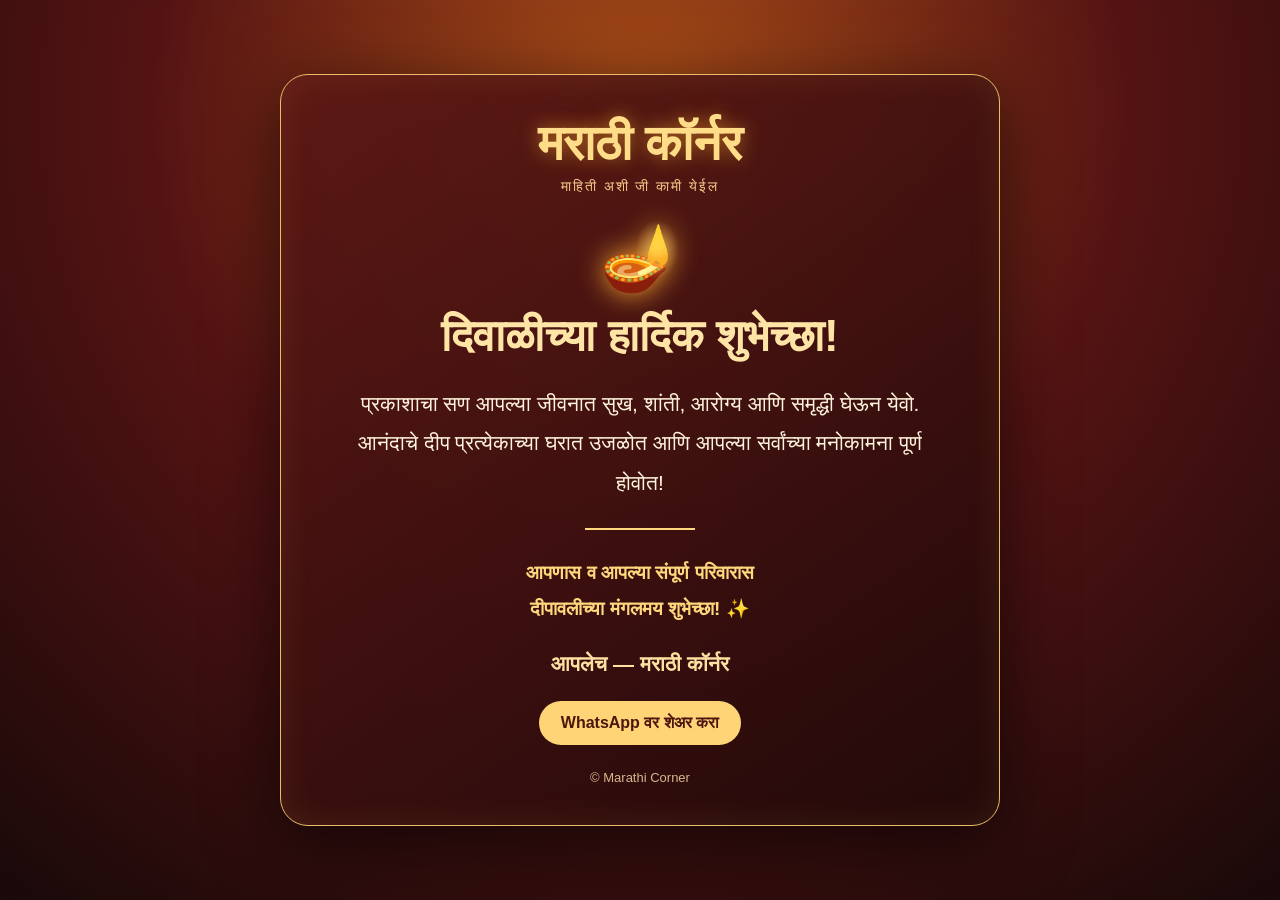
<file: diwali.html>
<!DOCTYPE html>
<html lang="mr">
<head>
<meta charset="UTF-8"><meta name="viewport" content="width=device-width, initial-scale=1">
<meta name="theme-color" content="#641515">
<title>मराठी कॉर्नर | दिवाळीच्या हार्दिक शुभेच्छा</title>
<style>
*{box-sizing:border-box}body{margin:0;min-height:100vh;display:grid;place-items:center;padding:22px;font-family:"Noto Sans Devanagari",Mangal,sans-serif;color:#fff5df;background:radial-gradient(circle at 50% 12%,#a94d17,#541313 48%,#190909)}
.card{width:min(720px,100%);text-align:center;padding:40px 24px;border:1px solid #e9bd6b;border-radius:28px;background:linear-gradient(145deg,#5b1715ed,#210909f5);box-shadow:0 18px 70px #0009,inset 0 0 35px #ffbd4b18}
.brand{font-size:clamp(30px,7vw,49px);font-weight:900;color:#ffdc88;text-shadow:0 0 18px #ffb52e88}.tag{font-size:14px;letter-spacing:2px;color:#f5c98a;margin-top:5px}
.diya{font-size:65px;margin:24px 0 8px;filter:drop-shadow(0 0 14px #ffad32);animation:flicker 1.5s infinite alternate}
h1{font-size:clamp(27px,6vw,44px);line-height:1.5;color:#ffe5a5;margin:8px 0 15px}
p{font-size:clamp(17px,3.5vw,21px);line-height:1.9;max-width:570px;margin:auto;color:#fff3dc}
hr{width:110px;border:0;height:2px;background:#ffd77c;margin:25px auto}.wish{font-size:19px;line-height:1.9;color:#ffd77c;font-weight:bold}.from{margin-top:25px;font-size:21px;font-weight:800;color:#ffe0a0}
button{margin:25px 5px 0;border:0;border-radius:30px;padding:13px 22px;background:#ffd477;color:#4a160e;font-size:16px;font-weight:bold;cursor:pointer}.foot{margin-top:25px;color:#d7b88b;font-size:13px}
.spark{position:fixed;top:-25px;color:#ffdb8b;pointer-events:none;animation:fall 7s linear infinite}@keyframes flicker{to{transform:scale(1.08);opacity:1}}@keyframes fall{to{transform:translateY(110vh) rotate(360deg);opacity:0}}
</style></head>
<body><main class="card">
<div class="brand">मराठी कॉर्नर</div><div class="tag">माहिती अशी जी कामी येईल</div>
<div class="diya">🪔</div><h1>दिवाळीच्या हार्दिक शुभेच्छा!</h1>
<p>प्रकाशाचा सण आपल्या जीवनात सुख, शांती, आरोग्य आणि समृद्धी घेऊन येवो. आनंदाचे दीप प्रत्येकाच्या घरात उजळोत आणि आपल्या सर्वांच्या मनोकामना पूर्ण होवोत!</p>
<hr><div class="wish">आपणास व आपल्या संपूर्ण परिवारास<br>दीपावलीच्या मंगलमय शुभेच्छा! ✨</div>
<div class="from">आपलेच — मराठी कॉर्नर</div>
<button onclick="share()">WhatsApp वर शेअर करा</button><div class="foot">© Marathi Corner</div>
</main><script>
function share(){let t="🪔 मराठी कॉर्नरकडून आपणास व आपल्या परिवारास दिवाळीच्या हार्दिक शुभेच्छा! ✨ "+location.href;if(navigator.share)navigator.share({title:"दिवाळीच्या शुभेच्छा | मराठी कॉर्नर",text:t,url:location.href});else window.open("https://wa.me/?text="+encodeURIComponent(t),"_blank")}
const a=["✦","✧","✨","❋"];for(let i=0;i<20;i++){let s=document.createElement("span");s.className="spark";s.textContent=a[i%4];s.style.left=Math.random()*100+"vw";s.style.animationDelay=Math.random()*7+"s";s.style.animationDuration=5+Math.random()*5+"s";document.body.appendChild(s)}
</script></body></html>
</file>
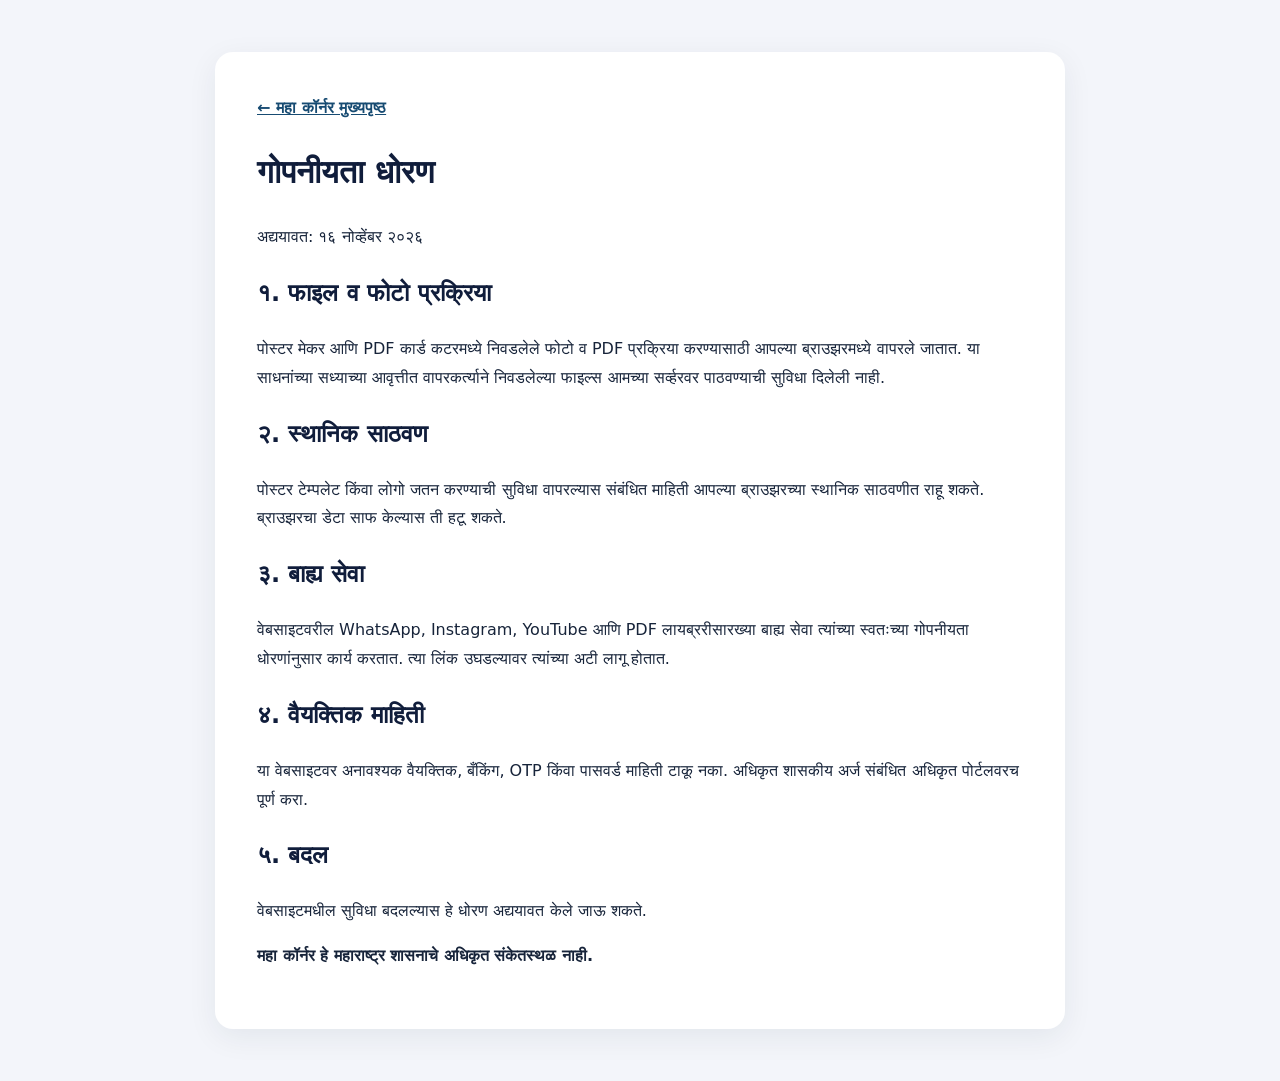
<file: privacy.html>
<!doctype html>
<html lang="mr"><head><meta charset="utf-8"><meta name="viewport" content="width=device-width,initial-scale=1"><meta name="robots" content="index,follow"><title>गोपनीयता धोरण | महा कॉर्नर</title><style>*{box-sizing:border-box}body{margin:0;padding:22px;font-family:system-ui,"Noto Sans Devanagari",sans-serif;background:#f3f5fa;color:#17243a;line-height:1.8}.wrap{max-width:850px;margin:30px auto;background:#fff;padding:clamp(20px,5vw,42px);border-radius:18px;box-shadow:0 8px 30px #15243a12}h1,h2{color:#101d3b}a{color:#174b72;font-weight:700}</style></head><body><main class="wrap"><a href="./">← महा कॉर्नर मुख्यपृष्ठ</a><h1>गोपनीयता धोरण</h1><p>अद्ययावत: १६ नोव्हेंबर २०२६</p><h2>१. फाइल व फोटो प्रक्रिया</h2><p>पोस्टर मेकर आणि PDF कार्ड कटरमध्ये निवडलेले फोटो व PDF प्रक्रिया करण्यासाठी आपल्या ब्राउझरमध्ये वापरले जातात. या साधनांच्या सध्याच्या आवृत्तीत वापरकर्त्याने निवडलेल्या फाइल्स आमच्या सर्व्हरवर पाठवण्याची सुविधा दिलेली नाही.</p><h2>२. स्थानिक साठवण</h2><p>पोस्टर टेम्पलेट किंवा लोगो जतन करण्याची सुविधा वापरल्यास संबंधित माहिती आपल्या ब्राउझरच्या स्थानिक साठवणीत राहू शकते. ब्राउझरचा डेटा साफ केल्यास ती हटू शकते.</p><h2>३. बाह्य सेवा</h2><p>वेबसाइटवरील WhatsApp, Instagram, YouTube आणि PDF लायब्ररीसारख्या बाह्य सेवा त्यांच्या स्वतःच्या गोपनीयता धोरणांनुसार कार्य करतात. त्या लिंक उघडल्यावर त्यांच्या अटी लागू होतात.</p><h2>४. वैयक्तिक माहिती</h2><p>या वेबसाइटवर अनावश्यक वैयक्तिक, बँकिंग, OTP किंवा पासवर्ड माहिती टाकू नका. अधिकृत शासकीय अर्ज संबंधित अधिकृत पोर्टलवरच पूर्ण करा.</p><h2>५. बदल</h2><p>वेबसाइटमधील सुविधा बदलल्यास हे धोरण अद्ययावत केले जाऊ शकते.</p><p><strong>महा कॉर्नर हे महाराष्ट्र शासनाचे अधिकृत संकेतस्थळ नाही.</strong></p></main></body></html>
</file>
